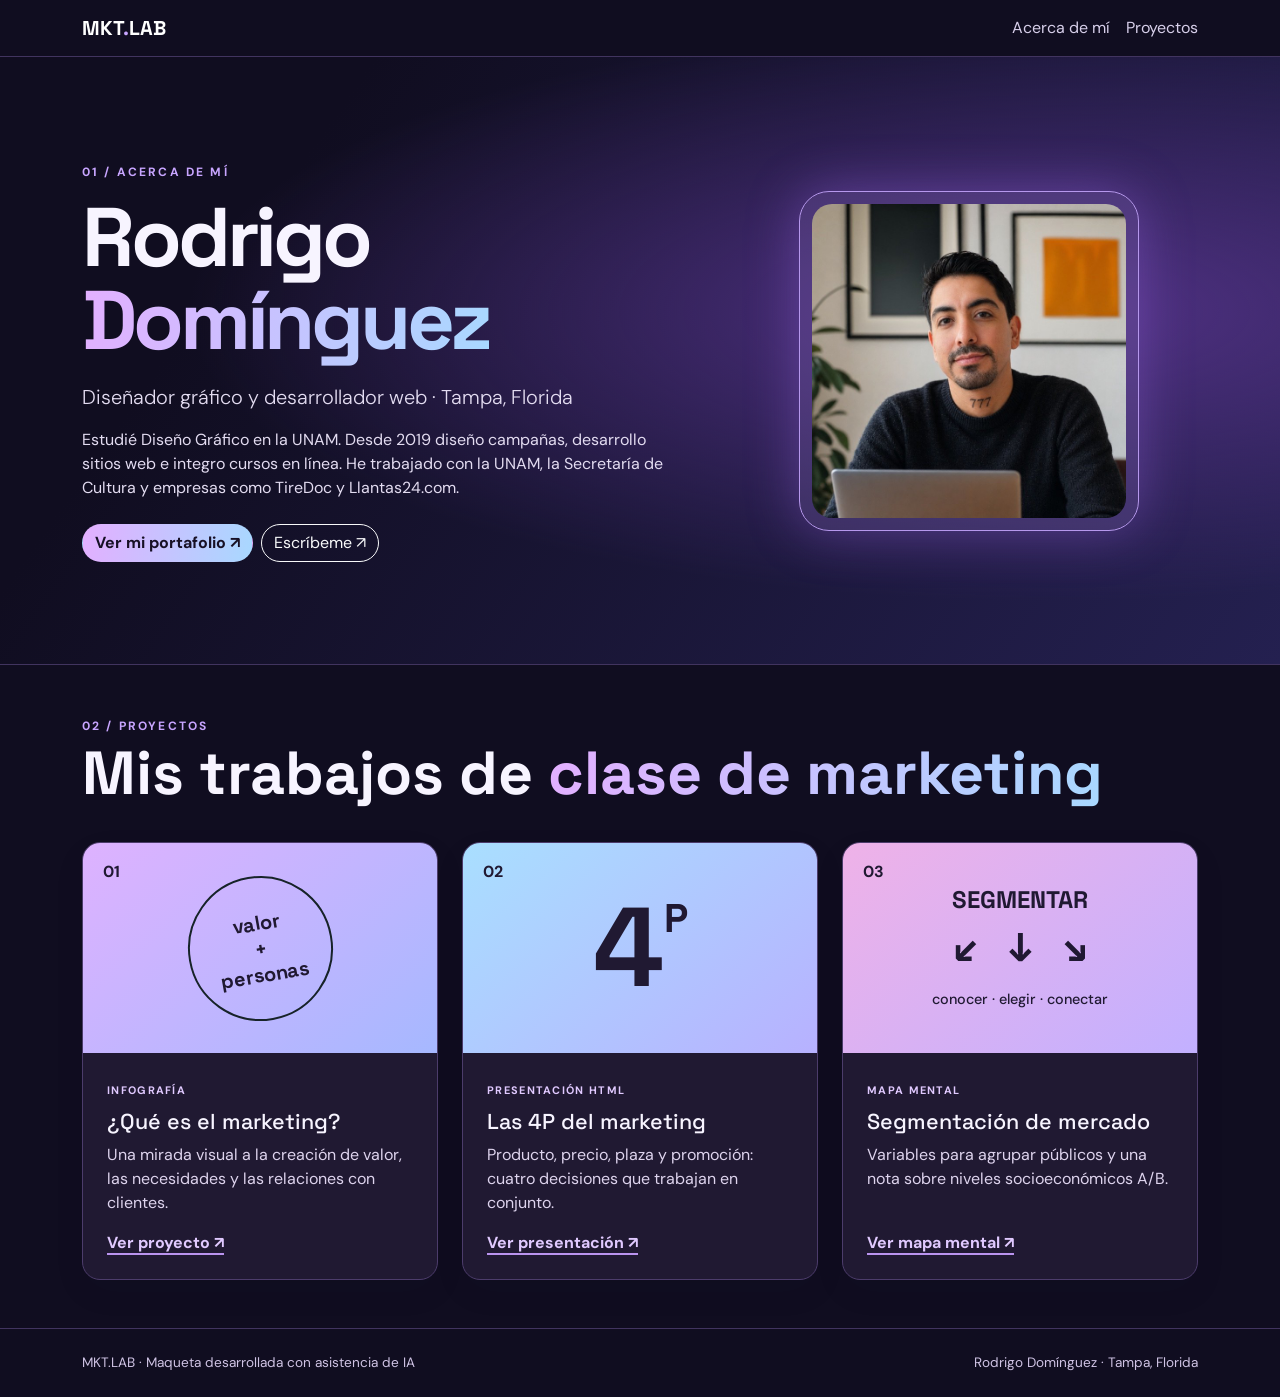
<file: index.html>
<!doctype html>
<html lang="es">
<head>
<meta charset="utf-8"><meta name="viewport" content="width=device-width, initial-scale=1"><title>Trabajos de clase de marketing | Rodrigo Domínguez</title>
<link href="https://cdn.jsdelivr.net/npm/bootstrap@5.3.3/dist/css/bootstrap.min.css" rel="stylesheet"><link rel="stylesheet" href="assets/styles.css">
</head><body class="portfolio">
<nav class="navbar navbar-dark sticky-top" aria-label="Navegación principal">
  <div class="container gap-2">
    <a class="navbar-brand fw-bold me-0" href="index.html">MKT<span class="brand-dot">.</span>LAB</a>
    <ul class="navbar-nav flex-row flex-wrap gap-3">
      <li class="nav-item"><a class="nav-link" href="#acerca">Acerca de mí</a></li>
      <li class="nav-item"><a class="nav-link" href="#proyectos">Proyectos</a></li>
    </ul>
  </div>
</nav>
<main>
  <section id="acerca" class="profile" aria-labelledby="titulo-perfil">
    <div class="container profile-layout">
      <div>
        <span class="eyebrow">01 / ACERCA DE MÍ</span>
        <h1 id="titulo-perfil">Rodrigo <em>Domínguez</em></h1>
        <p class="lead">Diseñador gráfico y desarrollador web · Tampa, Florida</p>
        <p>Estudié Diseño Gráfico en la UNAM. Desde 2019 diseño campañas, desarrollo sitios web e integro cursos en línea. He trabajado con la UNAM, la Secretaría de Cultura y empresas como TireDoc y Llantas24.com.</p>
        <div class="d-flex flex-wrap gap-2 mt-4">
          <a class="btn profile-cta rounded-pill" href="https://rodrigobonka.com/">Ver mi portafolio ↗</a>
          <a class="btn btn-outline-light rounded-pill" href="mailto:soyrodrigodominguez@gmail.com">Escríbeme ↗</a>
        </div>
      </div>
      <div class="portrait-panel">
        <img src="assets/rodrigo-dominguez.jpg" width="720" height="720" alt="Retrato de Rodrigo Domínguez">
      </div>
    </div>
  </section>
  <section id="proyectos" class="container py-5" aria-labelledby="titulo-proyectos"><div class="section-head"><span class="eyebrow">02 / PROYECTOS</span><h2 id="titulo-proyectos">Mis trabajos de <em>clase de marketing</em></h2></div><div class="row g-4 mt-2">
<div class="col-md-4"><article class="project-card h-100"><div class="card-art art-one"><span>01</span><div class="art-circle">valor<br>+<br>personas</div></div><div class="p-4"><span class="tag">INFOGRAFÍA</span><h3>¿Qué es el marketing?</h3><p>Una mirada visual a la creación de valor, las necesidades y las relaciones con clientes.</p><a class="text-link" href="proyectos/que-es-marketing.html">Ver proyecto ↗</a></div></article></div>
<div class="col-md-4"><article class="project-card h-100"><div class="card-art art-two"><span>02</span><div class="fourp"><b>4</b><small>P</small></div></div><div class="p-4"><span class="tag">PRESENTACIÓN HTML</span><h3>Las 4P del marketing</h3><p>Producto, precio, plaza y promoción: cuatro decisiones que trabajan en conjunto.</p><a class="text-link" href="proyectos/las-4p.html">Ver presentación ↗</a></div></article></div>
<div class="col-md-4"><article class="project-card h-100"><div class="card-art art-three"><span>03</span><div class="mind">SEGMENTAR<br><i>↙ &nbsp; ↓ &nbsp; ↘</i><br><small>conocer · elegir · conectar</small></div></div><div class="p-4"><span class="tag">MAPA MENTAL</span><h3>Segmentación de mercado</h3><p>Variables para agrupar públicos y una nota sobre niveles socioeconómicos A/B.</p><a class="text-link" href="proyectos/segmentacion.html">Ver mapa mental ↗</a></div></article></div></div></section>
</main>
<footer class="py-4"><div class="container d-flex justify-content-between flex-wrap gap-2"><span>MKT.LAB · Maqueta desarrollada con asistencia de IA</span><span>Rodrigo Domínguez · Tampa, Florida</span></div></footer></body></html>
</file>
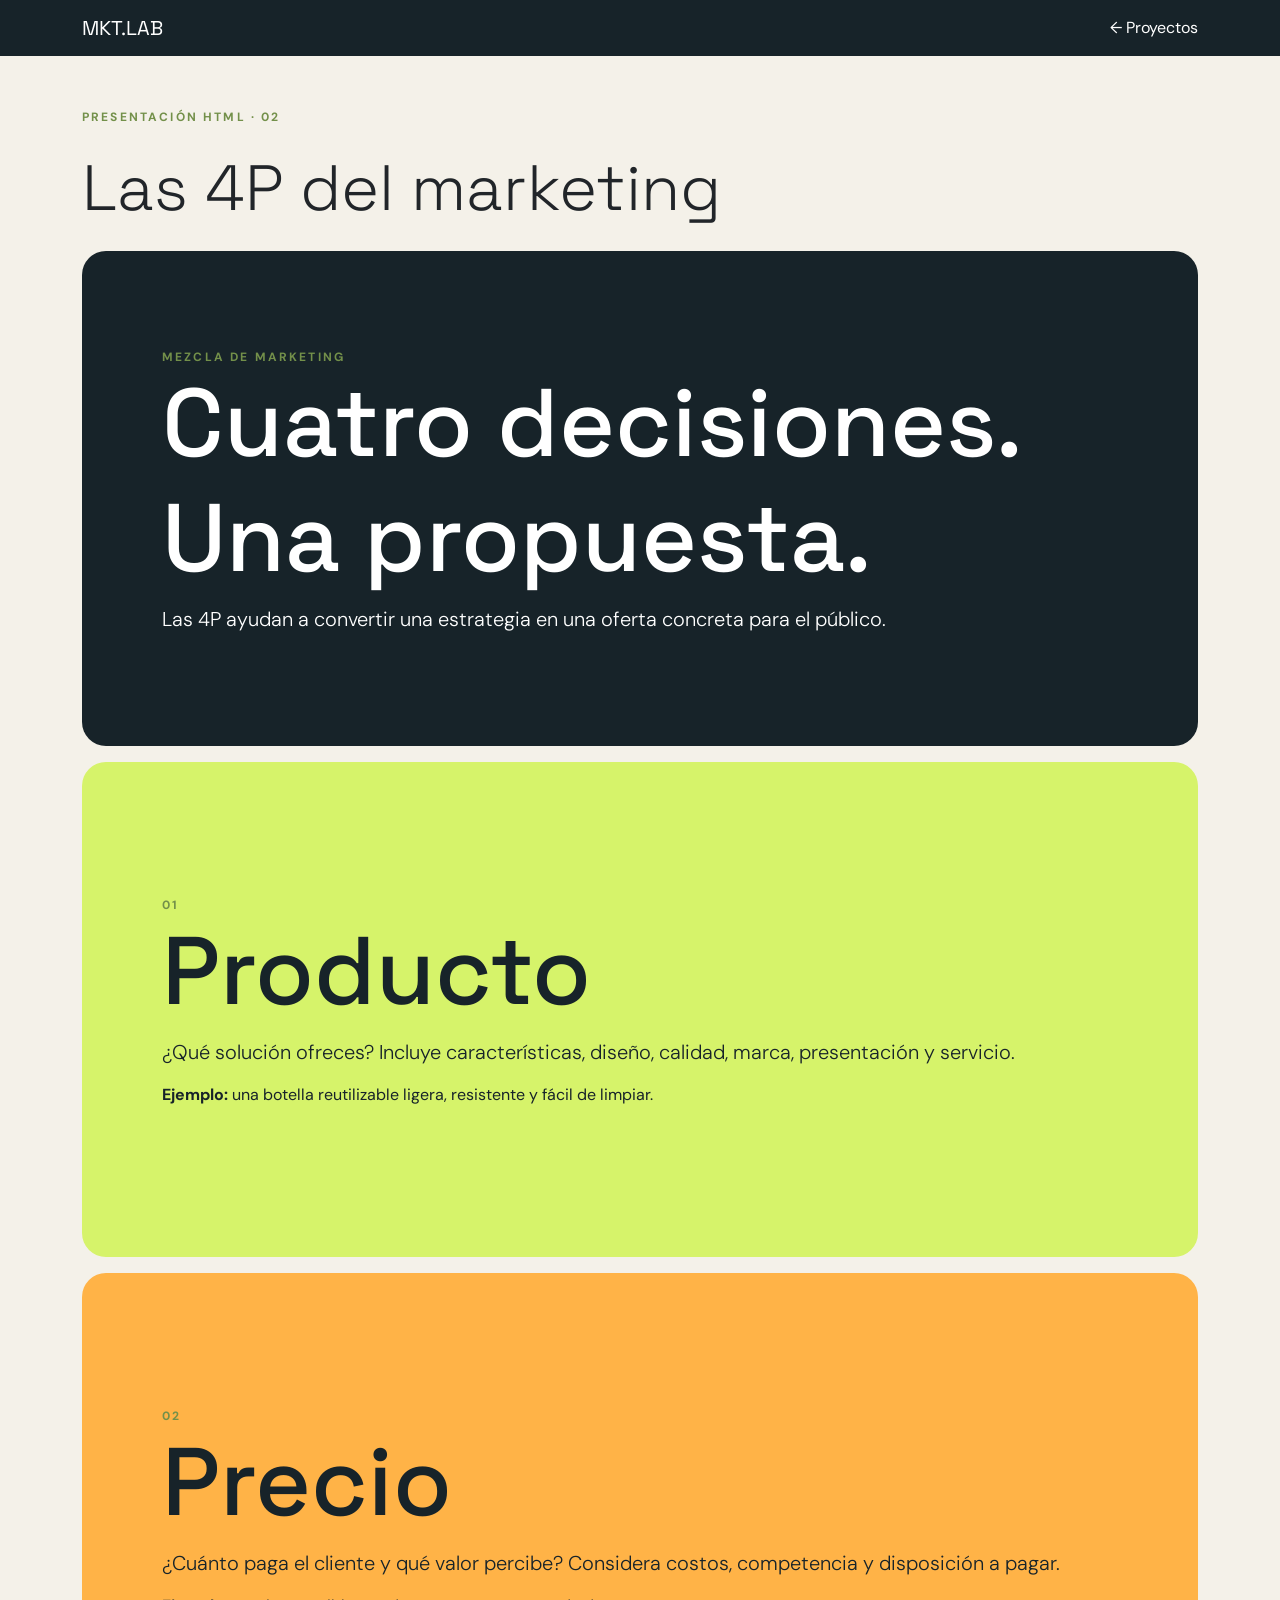
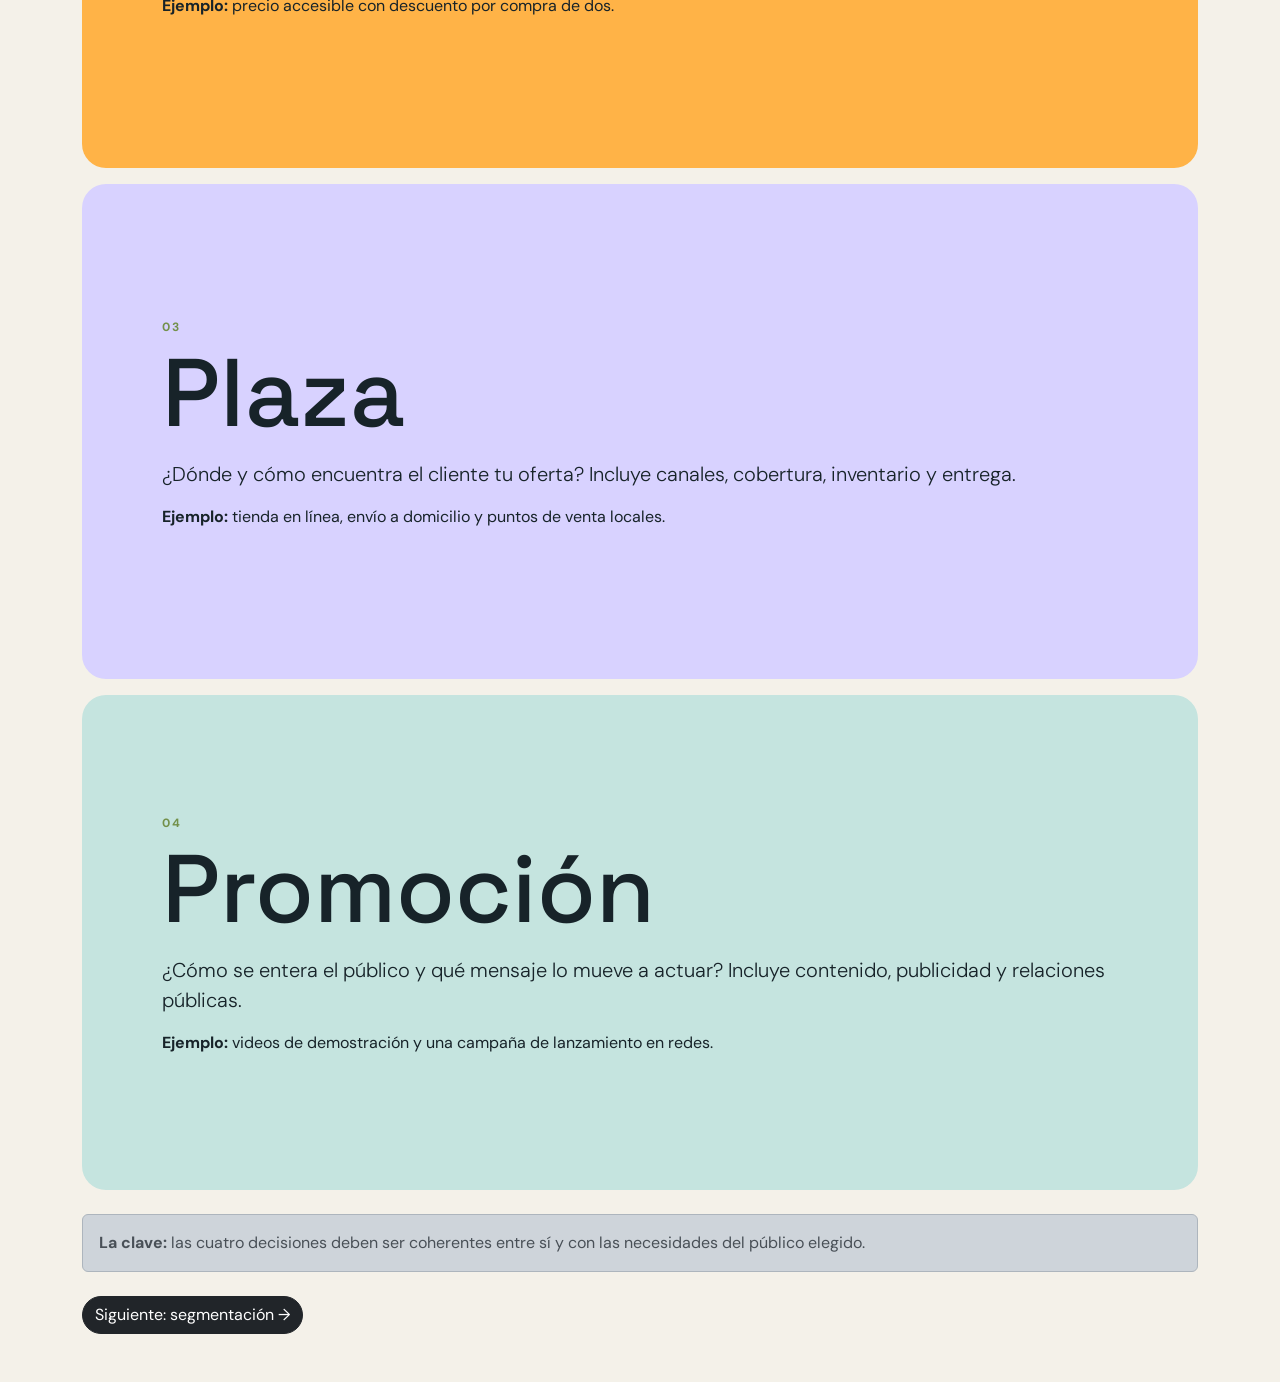
<file: proyectos/las-4p.html>
<!doctype html><html lang="es"><head><meta charset="utf-8"><meta name="viewport" content="width=device-width,initial-scale=1"><title>Las 4P del marketing | MKT.LAB</title><link href="https://cdn.jsdelivr.net/npm/bootstrap@5.3.3/dist/css/bootstrap.min.css" rel="stylesheet"><link rel="stylesheet" href="../assets/styles.css"><style>.slide{min-height:55vh;border-radius:24px;padding:clamp(2rem,7vw,5rem);display:flex;flex-direction:column;justify-content:center}.slide h2{font-size:clamp(3rem,9vw,6rem)}.slide:nth-child(2){background:#d6f36a}.slide:nth-child(3){background:#ffb347}.slide:nth-child(4){background:#d8d2ff}.slide:nth-child(5){background:#c5e4df}</style></head><body><nav class="navbar navbar-dark sticky-top"><div class="container"><a class="navbar-brand" href="../index.html">MKT.LAB</a><a class="nav-link text-white" href="../index.html#proyectos">← Proyectos</a></div></nav><main class="container py-5"><span class="eyebrow">PRESENTACIÓN HTML · 02</span><h1 class="display-3 text-dark mb-4">Las 4P del marketing</h1><section class="slide mb-3" style="background:#172329;color:white"><span class="eyebrow">MEZCLA DE MARKETING</span><h2>Cuatro decisiones.<br>Una propuesta.</h2><p class="lead">Las 4P ayudan a convertir una estrategia en una oferta concreta para el público.</p></section><section class="slide mb-3" style="background:#d6f36a"><span class="eyebrow">01</span><h2>Producto</h2><p class="lead">¿Qué solución ofreces? Incluye características, diseño, calidad, marca, presentación y servicio.</p><p><b>Ejemplo:</b> una botella reutilizable ligera, resistente y fácil de limpiar.</p></section><section class="slide mb-3" style="background:#ffb347"><span class="eyebrow">02</span><h2>Precio</h2><p class="lead">¿Cuánto paga el cliente y qué valor percibe? Considera costos, competencia y disposición a pagar.</p><p><b>Ejemplo:</b> precio accesible con descuento por compra de dos.</p></section><section class="slide mb-3" style="background:#d8d2ff"><span class="eyebrow">03</span><h2>Plaza</h2><p class="lead">¿Dónde y cómo encuentra el cliente tu oferta? Incluye canales, cobertura, inventario y entrega.</p><p><b>Ejemplo:</b> tienda en línea, envío a domicilio y puntos de venta locales.</p></section><section class="slide mb-3" style="background:#c5e4df"><span class="eyebrow">04</span><h2>Promoción</h2><p class="lead">¿Cómo se entera el público y qué mensaje lo mueve a actuar? Incluye contenido, publicidad y relaciones públicas.</p><p><b>Ejemplo:</b> videos de demostración y una campaña de lanzamiento en redes.</p></section><div class="alert alert-dark mt-4"><b>La clave:</b> las cuatro decisiones deben ser coherentes entre sí y con las necesidades del público elegido.</div><a class="btn btn-dark rounded-pill mt-2" href="segmentacion.html">Siguiente: segmentación →</a></main></body></html>
</file>
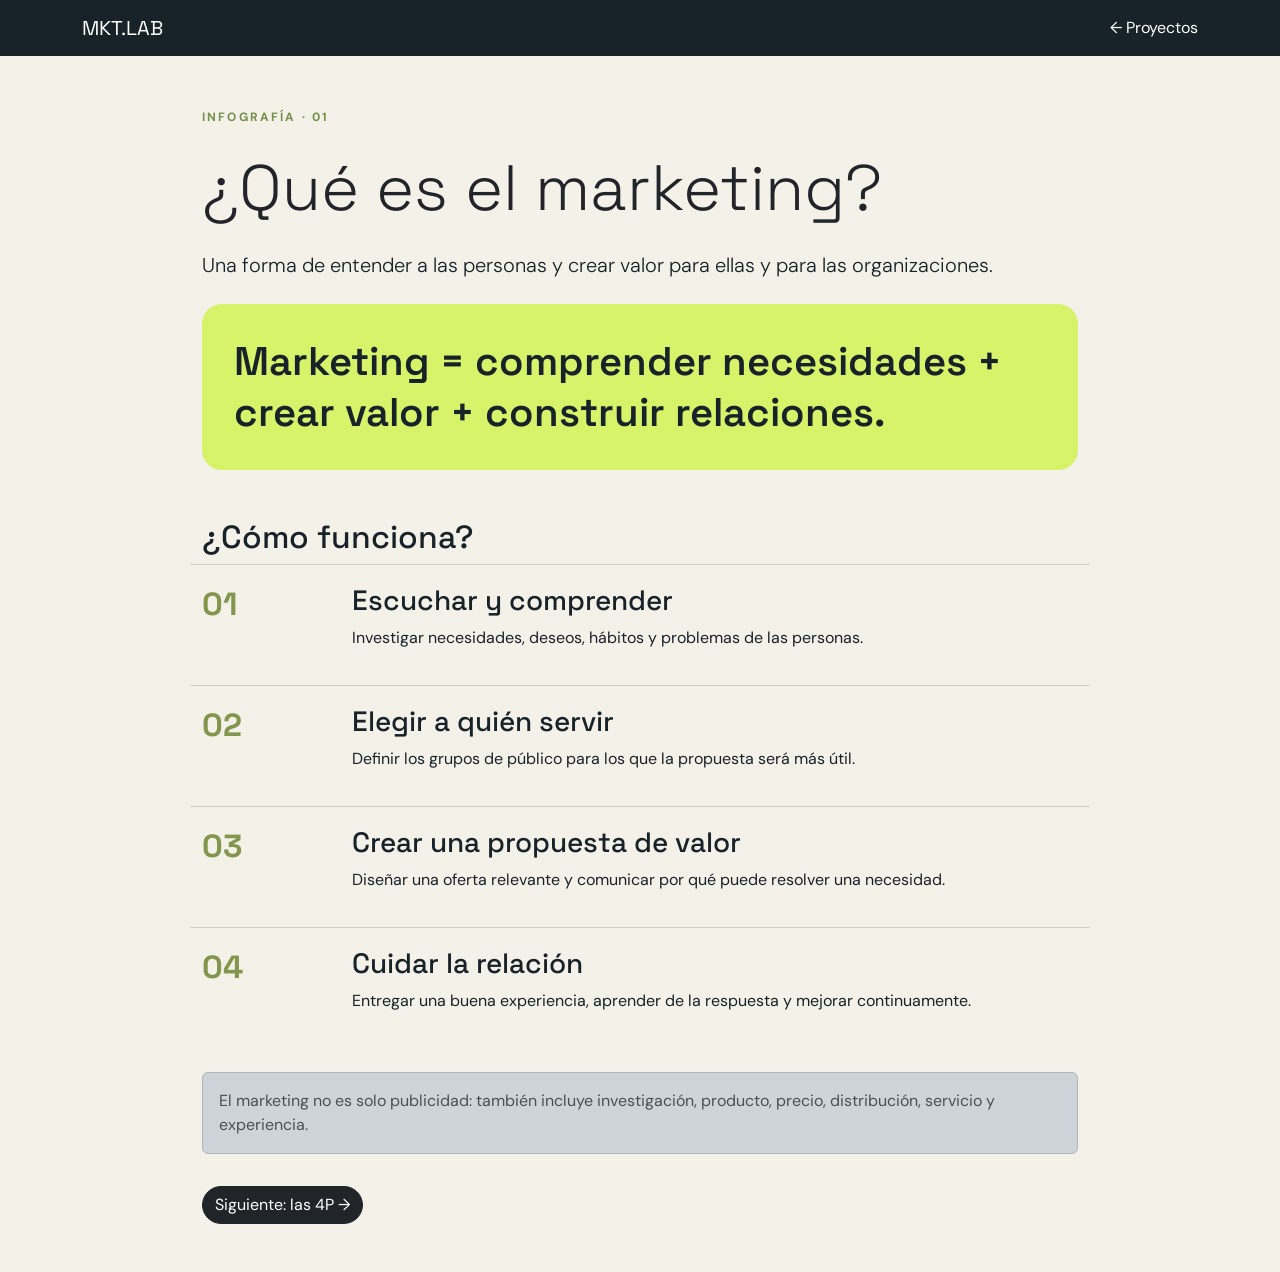
<file: proyectos/que-es-marketing.html>
<!doctype html><html lang="es"><head><meta charset="utf-8"><meta name="viewport" content="width=device-width,initial-scale=1"><title>¿Qué es el marketing? | MKT.LAB</title><link href="https://cdn.jsdelivr.net/npm/bootstrap@5.3.3/dist/css/bootstrap.min.css" rel="stylesheet"><link rel="stylesheet" href="../assets/styles.css"><style>.content{max-width:900px}.bigidea{background:#d6f36a;border-radius:20px;padding:2rem;font:600 clamp(1.4rem,4vw,2.5rem) 'Space Grotesk'}.step{border-top:1px solid #ccd0c8;padding:1.2rem 0}.num{font:700 2rem 'Space Grotesk';color:#83964e}</style></head><body><nav class="navbar navbar-dark sticky-top"><div class="container"><a class="navbar-brand" href="../index.html">MKT.LAB</a><a class="nav-link text-white" href="../index.html#proyectos">← Proyectos</a></div></nav><main class="container content py-5"><span class="eyebrow">INFOGRAFÍA · 01</span><h1 class="display-3 text-dark">¿Qué es el marketing?</h1><p class="lead">Una forma de entender a las personas y crear valor para ellas y para las organizaciones.</p><div class="bigidea my-4">Marketing = comprender necesidades + crear valor + construir relaciones.</div><h2 class="mt-5">¿Cómo funciona?</h2><div class="step row"><div class="col-2 num">01</div><div class="col-10"><h3>Escuchar y comprender</h3><p>Investigar necesidades, deseos, hábitos y problemas de las personas.</p></div></div><div class="step row"><div class="col-2 num">02</div><div class="col-10"><h3>Elegir a quién servir</h3><p>Definir los grupos de público para los que la propuesta será más útil.</p></div></div><div class="step row"><div class="col-2 num">03</div><div class="col-10"><h3>Crear una propuesta de valor</h3><p>Diseñar una oferta relevante y comunicar por qué puede resolver una necesidad.</p></div></div><div class="step row"><div class="col-2 num">04</div><div class="col-10"><h3>Cuidar la relación</h3><p>Entregar una buena experiencia, aprender de la respuesta y mejorar continuamente.</p></div></div><div class="alert alert-dark mt-4">El marketing no es solo publicidad: también incluye investigación, producto, precio, distribución, servicio y experiencia.</div><a class="btn btn-dark rounded-pill mt-3" href="las-4p.html">Siguiente: las 4P →</a></main></body></html>
</file>
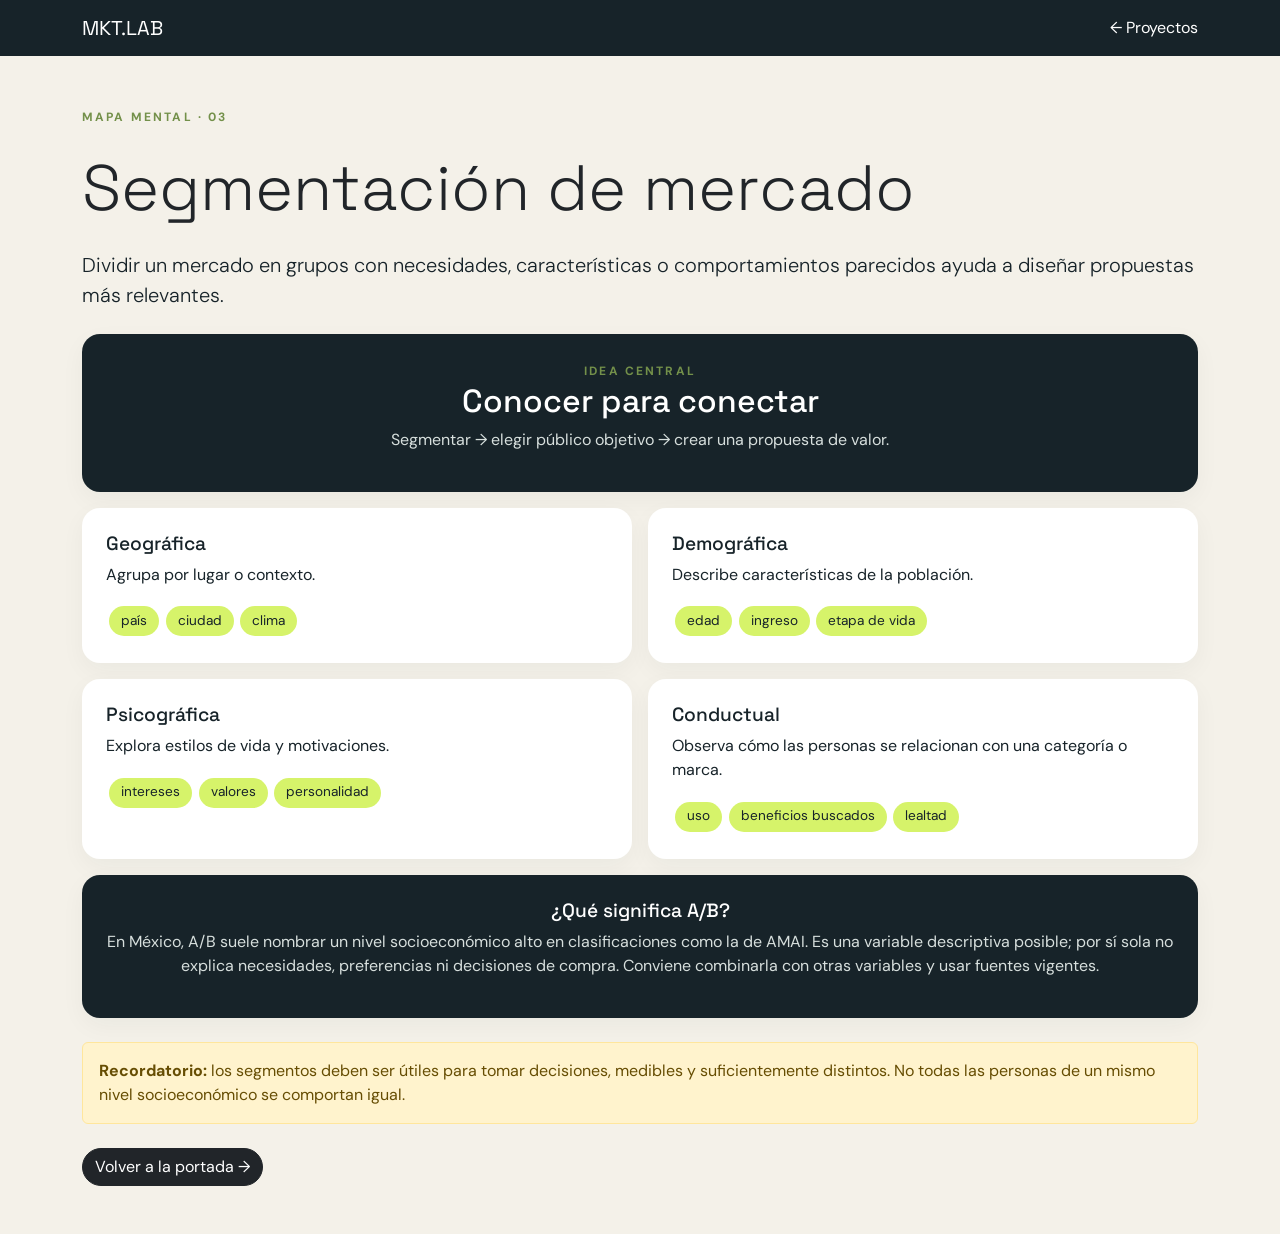
<file: proyectos/segmentacion.html>
<!doctype html><html lang="es"><head><meta charset="utf-8"><meta name="viewport" content="width=device-width,initial-scale=1"><title>Segmentación | MKT.LAB</title><link href="https://cdn.jsdelivr.net/npm/bootstrap@5.3.3/dist/css/bootstrap.min.css" rel="stylesheet"><link rel="stylesheet" href="../assets/styles.css"><style>.mindmap{display:grid;grid-template-columns:repeat(2,1fr);gap:1rem}.node{padding:1.5rem;border-radius:18px;background:#fff;box-shadow:0 8px 25px #1723290b}.node h3{font-size:1.2rem}.center{background:#172329;color:#fff;grid-column:1/-1;text-align:center}.center p{color:#d7dfdd}.pill{display:inline-block;background:#d6f36a;padding:.3rem .75rem;border-radius:99px;margin:.2rem;font-size:.85rem}@media(max-width:600px){.mindmap{grid-template-columns:1fr}.center{grid-column:auto}}</style></head><body><nav class="navbar navbar-dark sticky-top"><div class="container"><a class="navbar-brand" href="../index.html">MKT.LAB</a><a class="nav-link text-white" href="../index.html#proyectos">← Proyectos</a></div></nav><main class="container py-5"><span class="eyebrow">MAPA MENTAL · 03</span><h1 class="display-3 text-dark">Segmentación de mercado</h1><p class="lead mb-4">Dividir un mercado en grupos con necesidades, características o comportamientos parecidos ayuda a diseñar propuestas más relevantes.</p><div class="mindmap"><article class="node center"><span class="eyebrow">IDEA CENTRAL</span><h2>Conocer para conectar</h2><p>Segmentar → elegir público objetivo → crear una propuesta de valor.</p></article><article class="node"><h3>Geográfica</h3><p>Agrupa por lugar o contexto.</p><span class="pill">país</span><span class="pill">ciudad</span><span class="pill">clima</span></article><article class="node"><h3>Demográfica</h3><p>Describe características de la población.</p><span class="pill">edad</span><span class="pill">ingreso</span><span class="pill">etapa de vida</span></article><article class="node"><h3>Psicográfica</h3><p>Explora estilos de vida y motivaciones.</p><span class="pill">intereses</span><span class="pill">valores</span><span class="pill">personalidad</span></article><article class="node"><h3>Conductual</h3><p>Observa cómo las personas se relacionan con una categoría o marca.</p><span class="pill">uso</span><span class="pill">beneficios buscados</span><span class="pill">lealtad</span></article><article class="node center"><h3>¿Qué significa A/B?</h3><p>En México, A/B suele nombrar un nivel socioeconómico alto en clasificaciones como la de AMAI. Es una variable descriptiva posible; por sí sola no explica necesidades, preferencias ni decisiones de compra. Conviene combinarla con otras variables y usar fuentes vigentes.</p></article></div><div class="alert alert-warning mt-4"><b>Recordatorio:</b> los segmentos deben ser útiles para tomar decisiones, medibles y suficientemente distintos. No todas las personas de un mismo nivel socioeconómico se comportan igual.</div><a class="btn btn-dark rounded-pill mt-2" href="../index.html#acerca">Volver a la portada →</a></main></body></html>
</file>
<file: assets/styles.css>
@import url('https://fonts.googleapis.com/css2?family=DM+Sans:wght@400;500;700&family=Space+Grotesk:wght@500;600;700&display=swap');
:root{--ink:#172329;--paper:#f4f1e9;--lime:#d6f36a;--orange:#ffb347}*{box-sizing:border-box}body{background:var(--paper);color:var(--ink);font-family:'DM Sans',sans-serif}.navbar{background:#172329}.navbar-brand,h1,h2,h3,.fourp,.mind{font-family:'Space Grotesk',sans-serif}.eyebrow{font-size:.75rem;letter-spacing:.18em;font-weight:700;color:#73904a}h1{font-size:clamp(3.4rem,8vw,6.5rem);line-height:.95;font-weight:700;margin:1.4rem 0}h1 em{color:var(--lime);font-style:normal}.section-head h2{font-size:clamp(2.4rem,5vw,3.8rem);font-weight:700}.section-head p,.project-card p{color:#606c6b}.project-card{background:white;border-radius:18px;overflow:hidden;box-shadow:0 12px 35px #1723290d;transition:.2s}.project-card:hover{transform:translateY(-5px);box-shadow:0 18px 40px #17232918}.project-card h3{font-size:1.35rem;margin-top:.5rem}.project-card p{min-height:72px}.card-art{height:210px;position:relative;display:grid;place-items:center;overflow:hidden}.card-art>span{position:absolute;left:20px;top:17px;font-weight:700}.art-one{background:#d6f36a}.art-two{background:#ffb347}.art-three{background:#d8d2ff}.art-circle{width:145px;height:145px;border:2px solid #172329;border-radius:50%;display:grid;place-content:center;text-align:center;font:bold 1.25rem 'Space Grotesk';transform:rotate(-10deg)}.fourp{font-size:7rem;font-weight:700;line-height:.8}.fourp small{font-size:2.5rem;vertical-align:top}.mind{text-align:center;font-weight:700;font-size:1.5rem}.mind i{font-size:2.5rem;font-style:normal}.mind small{font:500 .9rem 'DM Sans'}.tag{font-size:.68rem;letter-spacing:.12em;color:#728344;font-weight:700}.text-link{font-weight:700;color:#172329;text-decoration:none;border-bottom:2px solid var(--lime)}footer{background:#111a1e;color:#aab6b4;font-size:.85rem}@media(max-width:700px){.project-card p{min-height:auto}}

.portfolio {
  background: #100d20;
  color: #f7f4ff;
}
.portfolio .navbar {
  background: #100d20;
  border-bottom: 1px solid #41345f;
}
.portfolio .nav-link, .portfolio .section-head p { color: #d7cfea; }
.brand-dot, .portfolio .eyebrow { color: #c8a5ff; }
.portfolio section[id] { scroll-margin-top: 5rem; }

.profile {
  padding-block: clamp(3rem, 8vw, 7rem);
  background:
    radial-gradient(ellipse at 82% 42%, #503183 0%, transparent 58%),
    linear-gradient(125deg, #100d20 22%, #242050 100%);
  border-bottom: 1px solid #41345f;
}
.profile-layout {
  display: grid;
  grid-template-columns: minmax(0, 1.3fr) minmax(0, 1fr);
  align-items: center;
  gap: clamp(2rem, 5vw, 5rem);
}
.profile h1 {
  font-size: clamp(2.4rem, 6.5vw, 6rem);
  line-height: 1;
  letter-spacing: -.05em;
  margin-block: .8rem 1.2rem;
}
.profile h1 em, .portfolio h2 em {
  color: #d4bbff;
  font-style: normal;
  background: linear-gradient(100deg, #e3afff, #a8d8ff);
  background-clip: text;
  -webkit-text-fill-color: transparent;
}
.profile p { max-width: 55ch; color: #e3dcf1; }
.profile-cta {
  color: #171025;
  font-weight: 700;
  background: linear-gradient(100deg, #e3afff, #a8d8ff);
}
.profile-cta:hover, .profile-cta:focus-visible { color: #171025; background: #f2ddff; }
.portrait-panel {
  width: min(100%, 340px);
  margin-inline: auto;
  padding: 12px;
  border: 1px solid #b698ed;
  border-radius: 30px;
  background: #b698ed29;
  box-shadow: 0 0 52px #a771f45c;
}
.portrait-panel img { display: block; width: 100%; height: auto; border-radius: 20px; }
.portfolio .project-card { background: #201932; border: 1px solid #4c3c6b; }
.portfolio .project-card p { color: #ded4ee; }
.portfolio .tag, .portfolio .text-link { color: #e0c9ff; }
.portfolio .text-link { border-color: #ba93ef; }
.portfolio .card-art { color: #201932; }
.portfolio .art-one { background: linear-gradient(140deg, #deb2ff, #a6b8ff); }
.portfolio .art-two { background: linear-gradient(140deg, #a9dfff, #b7b1ff); }
.portfolio .art-three { background: linear-gradient(140deg, #efb2e8, #c2b0ff); }
.portfolio footer { background: #100d20; color: #cfc3e4; border-top: 1px solid #41345f; }

@media (max-width: 767px) {
  .profile-layout { grid-template-columns: 1fr; }
  .portrait-panel { margin-inline: 0; width: min(100%, 245px); }
}
@media (prefers-reduced-motion: reduce) {
  .portfolio .project-card { transition: none; }
  .portfolio .project-card:hover { transform: none; }
}
</file>
